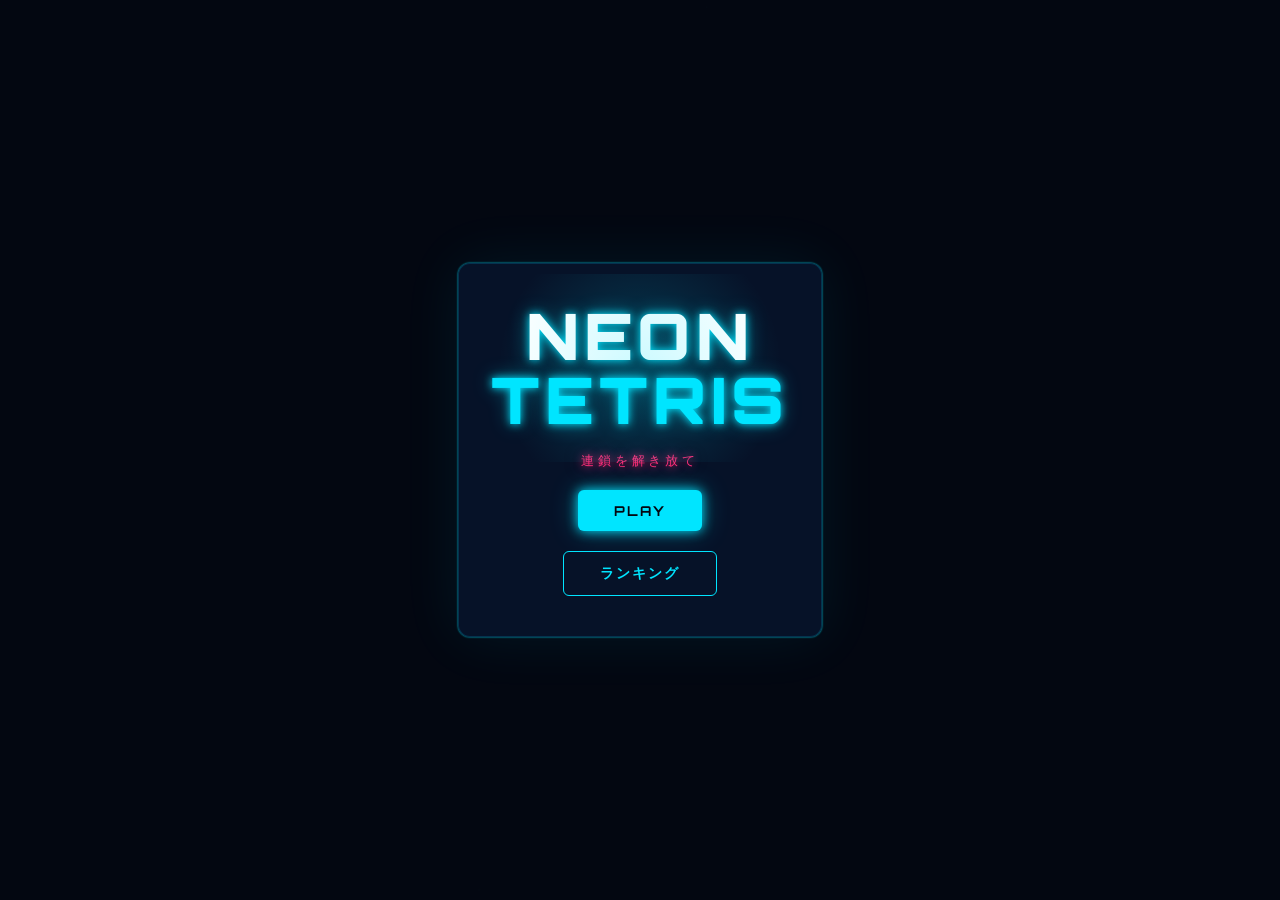
<file: index.html>
<!DOCTYPE html>
<html lang="ja">
<head>
  <meta charset="UTF-8" />
  <meta name="viewport" content="width=device-width, initial-scale=1.0, user-scalable=no" />
  <title>NEON TETRIS</title>
  <link rel="stylesheet" href="style.css" />

  <!-- Favicon -->
  <link rel="icon" type="image/svg+xml" href="favicon.svg" />
  <link rel="apple-touch-icon" href="apple-touch-icon.png" />

  <!-- OGP -->
  <meta property="og:title" content="NEON TETRIS" />
  <meta property="og:description" content="連鎖を解き放て。爽快連鎖型ネオンテトリス。" />
  <meta property="og:image" content="ogp.png" />
  <meta property="og:type" content="website" />
  <meta name="twitter:card" content="summary_large_image" />
  <meta name="twitter:title" content="NEON TETRIS" />
  <meta name="twitter:description" content="連鎖を解き放て。爽快連鎖型ネオンテトリス。" />
  <meta name="twitter:image" content="ogp.png" />
  <link rel="preconnect" href="https://fonts.googleapis.com" />
  <link rel="preconnect" href="https://fonts.gstatic.com" crossorigin />
  <link href="https://fonts.googleapis.com/css2?family=Orbitron:wght@400;700;900&family=Rajdhani:wght@300;400;600&display=swap" rel="stylesheet" />
</head>
<body>

  <!-- Particle canvas -->
  <canvas id="bgCanvas"></canvas>

  <!-- Screens -->
  <div id="startScreen" class="screen active">
    <div class="screen-inner">
      <div class="logo-wrap">
        <div class="logo-glow"></div>
        <h1 class="logo">NEON<br><span>TETRIS</span></h1>
      </div>
      <p class="tagline">連鎖を解き放て</p>
      <button class="btn-neon" id="startBtn">PLAY</button>
      <button class="btn-neon btn-ghost" id="rankingBtnStart">ランキング</button>
    </div>
  </div>

  <div id="gameScreen" class="screen">
    <div class="game-layout">

      <!-- Left panel -->
      <div class="side-panel left-panel">
        <div class="panel-card">
          <div class="label">SCORE</div>
          <div class="value" id="score">0</div>
        </div>
        <div class="panel-card">
          <div class="label">LEVEL</div>
          <div class="value" id="level">1</div>
        </div>
        <div class="panel-card">
          <div class="label">LINES</div>
          <div class="value" id="lines">0</div>
        </div>
        <div class="panel-card">
          <div class="label">COMBO</div>
          <div class="value combo-val" id="combo">0</div>
        </div>
        <button class="btn-neon btn-sm" id="pauseBtn">PAUSE</button>
      </div>

      <!-- Game board -->
      <div class="board-wrap">
        <canvas id="gameCanvas"></canvas>
        <div id="overlay" class="board-overlay hidden">
          <div class="overlay-text" id="overlayText"></div>
        </div>
        <!-- flash effect -->
        <div id="flashEl" class="board-flash"></div>
      </div>

      <!-- Right panel -->
      <div class="side-panel right-panel">
        <div class="panel-card">
          <div class="label">NEXT</div>
          <canvas id="nextCanvas" width="100" height="100"></canvas>
        </div>
        <div class="panel-card">
          <div class="label">HOLD</div>
          <canvas id="holdCanvas" width="100" height="100"></canvas>
        </div>
        <div class="panel-card speed-card">
          <div class="label">SPEED</div>
          <div class="speed-bar-wrap">
            <div class="speed-bar" id="speedBar"></div>
          </div>
        </div>
      </div>
    </div>

    <!-- Mobile controls -->
    <div class="mobile-controls">
      <div class="mobile-row top-row">
        <button class="ctrl-btn" id="holdBtn">HOLD</button>
        <button class="ctrl-btn wide-btn" id="rotateBtn">⟳</button>
        <button class="ctrl-btn" id="dropBtn">↓↓</button>
      </div>
      <div class="mobile-row bottom-row">
        <button class="ctrl-btn large-btn" id="leftBtn">◀</button>
        <button class="ctrl-btn large-btn" id="downBtn">▼</button>
        <button class="ctrl-btn large-btn" id="rightBtn">▶</button>
      </div>
    </div>
  </div>

  <!-- Pause screen -->
  <div id="pauseScreen" class="screen">
    <div class="screen-inner">
      <h2 class="pause-title">PAUSED</h2>
      <button class="btn-neon" id="resumeBtn">RESUME</button>
      <button class="btn-neon btn-ghost" id="quitBtn">QUIT</button>
    </div>
  </div>

  <!-- Game over screen -->
  <div id="gameoverScreen" class="screen">
    <div class="screen-inner">
      <h2 class="gameover-title">GAME<br>OVER</h2>
      <div class="final-score-wrap">
        <div class="label">FINAL SCORE</div>
        <div class="final-score" id="finalScore">0</div>
      </div>
      <div id="rankMessage" class="rank-message"></div>
      <div class="name-input-wrap" id="nameWrap">
        <div class="label">NAME</div>
        <input type="text" id="playerName" maxlength="8" placeholder="YOUR NAME" autocomplete="off" />
        <button class="btn-neon" id="saveScoreBtn">SAVE</button>
      </div>
      <button class="btn-neon btn-ghost" id="retryBtn">RETRY</button>
    </div>
  </div>

  <!-- Ranking screen -->
  <div id="rankingScreen" class="screen">
    <div class="screen-inner">
      <h2 class="ranking-title">RANKING</h2>
      <ol class="ranking-list" id="rankingList"></ol>
      <button class="btn-neon" id="backBtn">BACK</button>
    </div>
  </div>

  <!-- Combo / line clear pop text -->
  <div id="popText" class="pop-text"></div>

  <script src="script.js"></script>
</body>
</html>
</file>
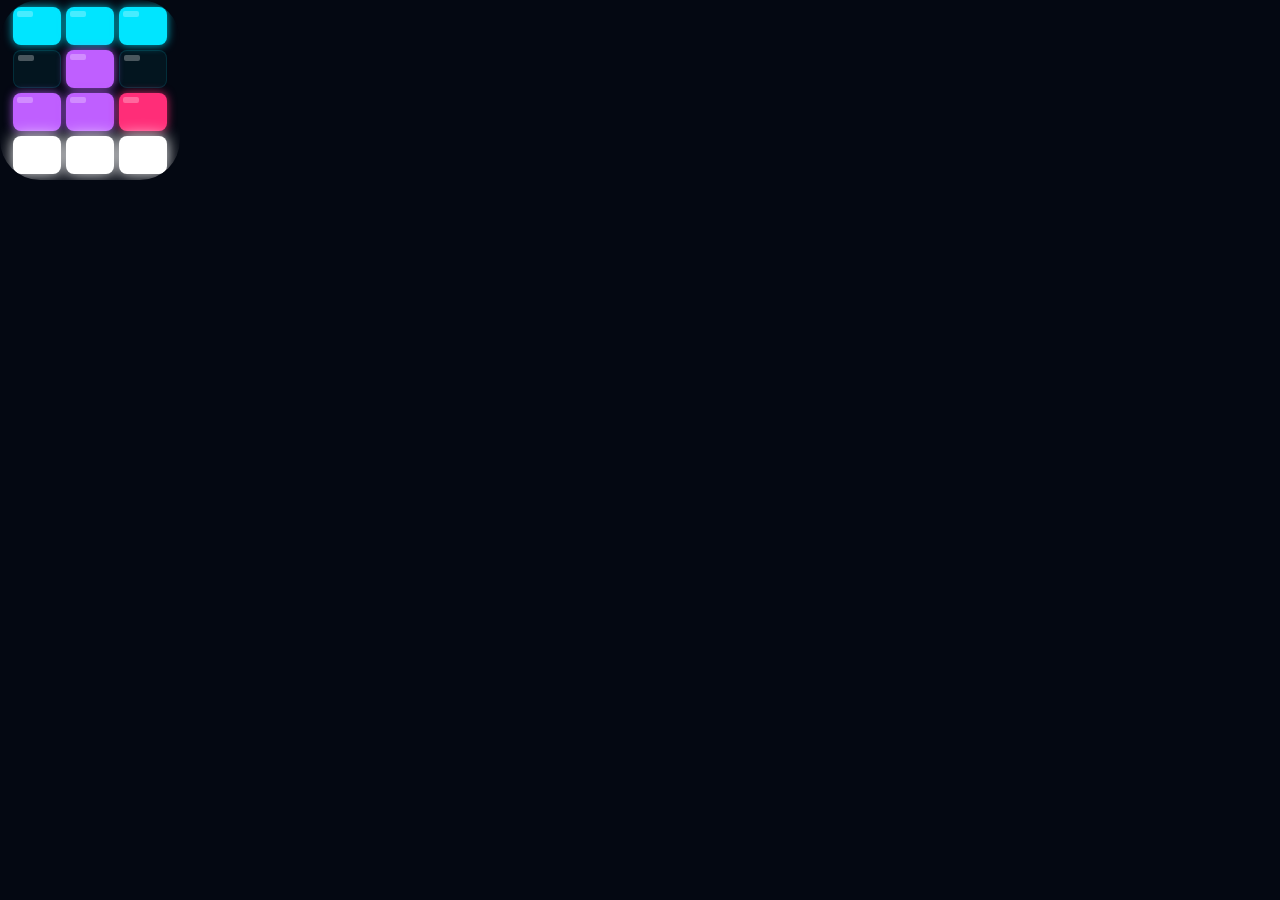
<file: apple-touch-icon.html>
<!DOCTYPE html>
<html>
<head>
<meta charset="UTF-8"/>
<style>
  * { margin:0; padding:0; box-sizing:border-box; }
  html, body { width:180px; height:180px; overflow:hidden; background:#040812; }

  @keyframes blink { 0%,100%{opacity:1} 50%{opacity:0.1} }
  .fl { animation: blink 0.6s ease-in-out infinite; }

  body {
    display: flex;
    align-items: center;
    justify-content: center;
    border-radius: 40px;
    overflow: hidden;
  }

  .board {
    display: grid;
    grid-template-columns: repeat(3, 48px);
    grid-template-rows: repeat(4, 38px);
    gap: 5px;
    padding: 10px;
  }

  .cell {
    border-radius: 8px;
    position: relative;
    overflow: hidden;
  }
  .cell::after {
    content: '';
    position: absolute;
    top: 4px; left: 4px;
    width: 16px; height: 6px;
    background: rgba(255,255,255,0.28);
    border-radius: 2px;
  }

  .cyan   { background:#00e5ff; box-shadow:0 0 10px rgba(0,229,255,0.8); }
  .purple { background:#bf5fff; box-shadow:0 0 10px rgba(191,95,255,0.8); }
  .pink   { background:#ff2d78; box-shadow:0 0 10px rgba(255,45,120,0.8); }
  .white  { background:#ffffff; box-shadow:0 0 16px rgba(255,255,255,1); }
  .empty  { background:rgba(0,229,255,0.06); border:1px solid rgba(0,229,255,0.12); }
</style>
</head>
<body>
<div class="board">
  <!-- Row1: cyan -->
  <div class="cell cyan"></div>
  <div class="cell cyan"></div>
  <div class="cell cyan"></div>
  <!-- Row2: purple T -->
  <div class="cell empty"></div>
  <div class="cell purple"></div>
  <div class="cell empty"></div>
  <!-- Row3: purple -->
  <div class="cell purple"></div>
  <div class="cell purple"></div>
  <div class="cell pink"></div>
  <!-- Row4: white flash (full line) -->
  <div class="cell white fl"></div>
  <div class="cell white fl"></div>
  <div class="cell white fl"></div>
</div>
</body>
</html>
</file>
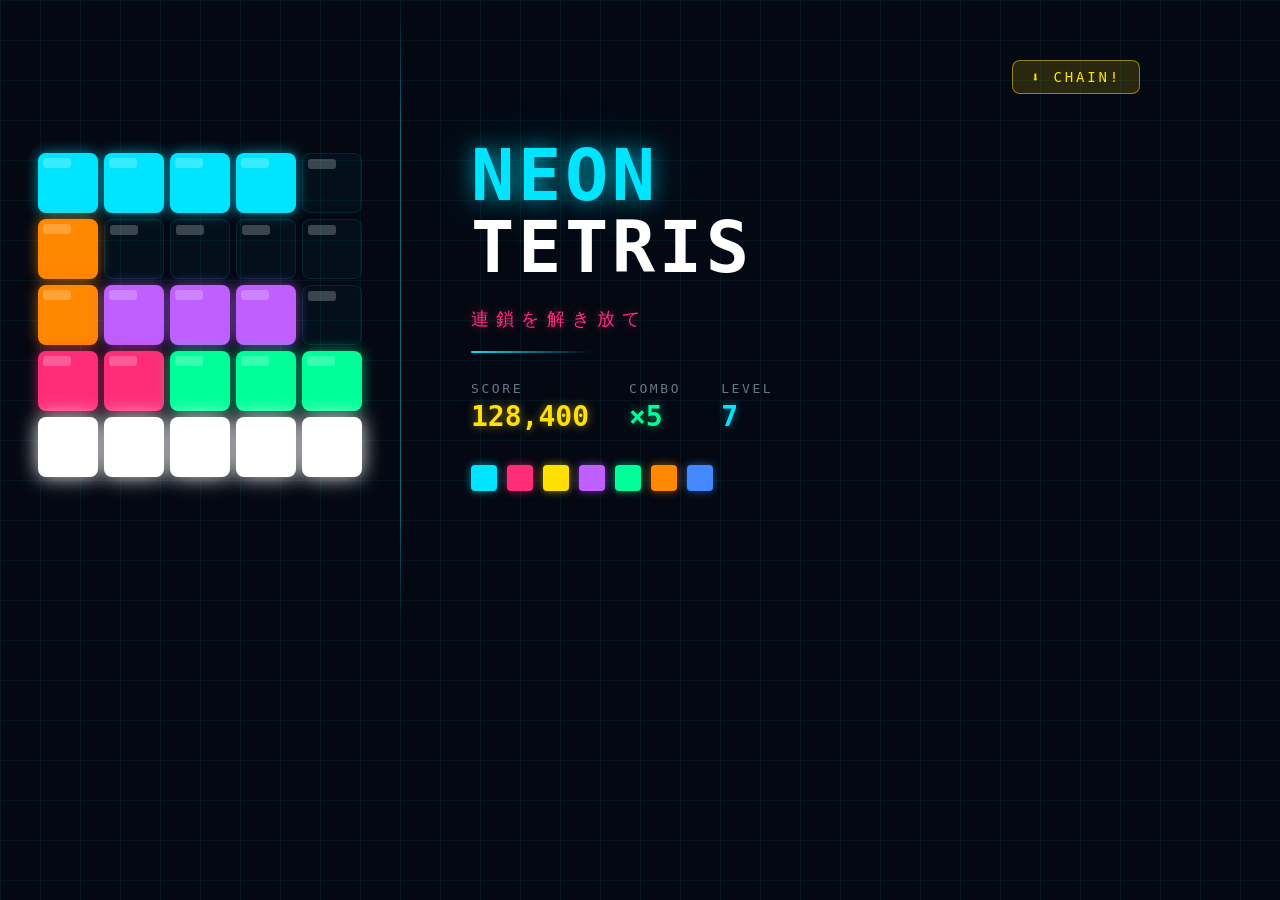
<file: ogp.html>
<!DOCTYPE html>
<html>
<head>
<meta charset="UTF-8"/>
<style>
  * { margin:0; padding:0; box-sizing:border-box; }
  html, body { width:1200px; height:630px; overflow:hidden; background:#040812; }

  @import url('https://fonts.googleapis.com/css2?family=Orbitron:wght@700;900&family=Rajdhani:wght@400;600&display=swap');

  @keyframes blink { 0%,100%{opacity:1} 50%{opacity:0.15} }
  @keyframes blink2 { 0%,100%{opacity:0.15} 50%{opacity:1} }

  .flash { animation: blink 0.55s ease-in-out infinite; }
  .flash2 { animation: blink2 0.55s ease-in-out infinite; }

  body {
    font-family: 'Orbitron', monospace;
    display: flex;
    align-items: stretch;
  }

  /* grid bg */
  .grid-bg {
    position: absolute;
    inset: 0;
    background-image:
      linear-gradient(rgba(0,229,255,0.06) 1px, transparent 1px),
      linear-gradient(90deg, rgba(0,229,255,0.06) 1px, transparent 1px);
    background-size: 40px 40px;
  }

  /* Left: board */
  .board-side {
    position: relative;
    width: 400px;
    flex-shrink: 0;
    display: flex;
    align-items: center;
    justify-content: center;
    padding: 40px;
  }

  .board {
    display: grid;
    grid-template-columns: repeat(5, 60px);
    grid-template-rows: repeat(5, 60px);
    gap: 6px;
  }

  .cell {
    width: 60px;
    height: 60px;
    border-radius: 8px;
    position: relative;
    overflow: hidden;
  }
  .cell::after {
    content: '';
    position: absolute;
    top: 5px; left: 5px;
    width: 28px; height: 10px;
    background: rgba(255,255,255,0.22);
    border-radius: 3px;
  }
  .cell.empty { background: rgba(0,229,255,0.04); border: 1px solid rgba(0,229,255,0.1); }
  .cell.cyan  { background: #00e5ff; box-shadow: 0 0 14px rgba(0,229,255,0.6); }
  .cell.pink  { background: #ff2d78; box-shadow: 0 0 14px rgba(255,45,120,0.6); }
  .cell.purple{ background: #bf5fff; box-shadow: 0 0 14px rgba(191,95,255,0.6); }
  .cell.green { background: #00ff99; box-shadow: 0 0 14px rgba(0,255,153,0.6); }
  .cell.orange{ background: #ff8800; box-shadow: 0 0 14px rgba(255,136,0,0.6); }
  .cell.white { background: #ffffff; box-shadow: 0 0 20px rgba(255,255,255,0.9); }

  /* Divider */
  .divider {
    width: 1px;
    background: linear-gradient(to bottom, transparent, rgba(0,229,255,0.4) 20%, rgba(0,229,255,0.4) 80%, transparent);
    flex-shrink: 0;
  }

  /* Right: info */
  .info-side {
    flex: 1;
    display: flex;
    flex-direction: column;
    justify-content: center;
    padding: 60px 70px;
    position: relative;
    gap: 20px;
  }

  .logo-title {
    font-size: 72px;
    font-weight: 900;
    line-height: 1;
    color: #00e5ff;
    text-shadow: 0 0 20px rgba(0,229,255,0.6), 0 0 60px rgba(0,229,255,0.3);
    letter-spacing: 0.05em;
  }
  .logo-sub {
    font-size: 72px;
    font-weight: 900;
    line-height: 1;
    color: #ffffff;
    letter-spacing: 0.05em;
  }

  .tagline {
    font-family: 'Orbitron', monospace;
    font-size: 18px;
    letter-spacing: 0.4em;
    color: #ff2d78;
    text-shadow: 0 0 8px rgba(255,45,120,0.5);
    margin-top: 4px;
  }

  .sep {
    width: 120px;
    height: 2px;
    background: linear-gradient(90deg, #00e5ff, transparent);
    border-radius: 99px;
  }

  .stats {
    display: flex;
    gap: 40px;
    margin-top: 8px;
  }
  .stat-label {
    font-size: 13px;
    letter-spacing: 0.2em;
    color: rgba(200,232,248,0.5);
    margin-bottom: 4px;
  }
  .stat-val {
    font-size: 28px;
    font-weight: 700;
  }
  .stat-val.gold  { color: #ffe000; text-shadow: 0 0 10px rgba(255,224,0,0.5); }
  .stat-val.green { color: #00ff99; text-shadow: 0 0 10px rgba(0,255,153,0.5); }

  .block-row {
    display: flex;
    gap: 10px;
    margin-top: 12px;
  }
  .mini-block {
    width: 26px;
    height: 26px;
    border-radius: 4px;
  }

  /* Chain badge */
  .chain-badge {
    position: absolute;
    top: 60px; right: 60px;
    background: rgba(255,224,0,0.15);
    border: 1px solid rgba(255,224,0,0.5);
    border-radius: 8px;
    padding: 8px 18px;
    font-size: 14px;
    letter-spacing: 0.2em;
    color: #ffe000;
  }
</style>
</head>
<body>
<div class="grid-bg"></div>

<!-- Board side -->
<div class="board-side">
  <div class="board">
    <!-- Row 1: cyan I-piece -->
    <div class="cell cyan"></div>
    <div class="cell cyan"></div>
    <div class="cell cyan"></div>
    <div class="cell cyan"></div>
    <div class="cell empty"></div>

    <!-- Row 2: orange L -->
    <div class="cell orange"></div>
    <div class="cell empty"></div>
    <div class="cell empty"></div>
    <div class="cell empty"></div>
    <div class="cell empty"></div>

    <!-- Row 3: purple T -->
    <div class="cell orange"></div>
    <div class="cell purple"></div>
    <div class="cell purple"></div>
    <div class="cell purple"></div>
    <div class="cell empty"></div>

    <!-- Row 4: pink + green -->
    <div class="cell pink"></div>
    <div class="cell pink"></div>
    <div class="cell green"></div>
    <div class="cell green"></div>
    <div class="cell green"></div>

    <!-- Row 5: FULL LINE (white flash) -->
    <div class="cell white flash"></div>
    <div class="cell white flash"></div>
    <div class="cell white flash"></div>
    <div class="cell white flash"></div>
    <div class="cell white flash"></div>
  </div>
</div>

<div class="divider"></div>

<!-- Info side -->
<div class="info-side">
  <div class="chain-badge flash2">⬇ CHAIN!</div>

  <div>
    <div class="logo-title">NEON</div>
    <div class="logo-sub">TETRIS</div>
  </div>

  <div class="tagline">連鎖を解き放て</div>

  <div class="sep"></div>

  <div class="stats">
    <div>
      <div class="stat-label">SCORE</div>
      <div class="stat-val gold">128,400</div>
    </div>
    <div>
      <div class="stat-label">COMBO</div>
      <div class="stat-val green">×5</div>
    </div>
    <div>
      <div class="stat-label">LEVEL</div>
      <div class="stat-val" style="color:#00e5ff;text-shadow:0 0 10px rgba(0,229,255,0.5)">7</div>
    </div>
  </div>

  <div class="block-row">
    <div class="mini-block" style="background:#00e5ff;box-shadow:0 0 8px rgba(0,229,255,0.6)"></div>
    <div class="mini-block" style="background:#ff2d78;box-shadow:0 0 8px rgba(255,45,120,0.6)"></div>
    <div class="mini-block" style="background:#ffe000;box-shadow:0 0 8px rgba(255,224,0,0.6)"></div>
    <div class="mini-block" style="background:#bf5fff;box-shadow:0 0 8px rgba(191,95,255,0.6)"></div>
    <div class="mini-block" style="background:#00ff99;box-shadow:0 0 8px rgba(0,255,153,0.6)"></div>
    <div class="mini-block" style="background:#ff8800;box-shadow:0 0 8px rgba(255,136,0,0.6)"></div>
    <div class="mini-block" style="background:#4488ff;box-shadow:0 0 8px rgba(68,136,255,0.6)"></div>
  </div>
</div>

</body>
</html>
</file>
<file: style.css>
/* ===== CSS VARIABLES ===== */
:root {
  --bg: #040812;
  --bg2: #07101f;
  --panel: rgba(8, 20, 45, 0.85);
  --border: rgba(0, 200, 255, 0.18);
  --neon-cyan: #00e5ff;
  --neon-pink: #ff2d78;
  --neon-yellow: #ffe000;
  --neon-green: #00ff99;
  --neon-purple: #bf5fff;
  --text: #c8e8f8;
  --text-dim: rgba(200, 232, 248, 0.45);
  --glow-cyan: 0 0 8px #00e5ff, 0 0 20px rgba(0,229,255,.4);
  --glow-pink: 0 0 8px #ff2d78, 0 0 22px rgba(255,45,120,.4);
  --radius: 12px;
  --font-head: 'Orbitron', monospace;
  --font-body: 'Rajdhani', sans-serif;
}

/* ===== RESET ===== */
*, *::before, *::after { box-sizing: border-box; margin: 0; padding: 0; }
html, body { width: 100%; height: 100%; overflow: hidden; }

body {
  background: var(--bg);
  color: var(--text);
  font-family: var(--font-body);
  display: flex;
  align-items: center;
  justify-content: center;
  position: relative;
}

/* ===== BACKGROUND CANVAS ===== */
#bgCanvas {
  position: fixed;
  inset: 0;
  width: 100%;
  height: 100%;
  pointer-events: none;
  z-index: 0;
  opacity: 0.4;
}

/* ===== SCREENS ===== */
.screen {
  position: fixed;
  inset: 0;
  display: flex;
  align-items: center;
  justify-content: center;
  z-index: 10;
  opacity: 0;
  pointer-events: none;
  transition: opacity 0.35s ease;
  background: rgba(4, 8, 18, 0.92);
  backdrop-filter: blur(12px);
}
.screen.active {
  opacity: 1;
  pointer-events: all;
}

.screen-inner {
  display: flex;
  flex-direction: column;
  align-items: center;
  gap: 20px;
  padding: 40px 32px;
  background: var(--panel);
  border: 1px solid var(--border);
  border-radius: var(--radius);
  box-shadow: 0 0 60px rgba(0,229,255,0.08), 0 0 2px var(--neon-cyan);
  min-width: 280px;
}

/* ===== LOGO ===== */
.logo-wrap { position: relative; text-align: center; }
.logo-glow {
  position: absolute;
  inset: -30px;
  background: radial-gradient(circle, rgba(0,229,255,0.2) 0%, transparent 70%);
  pointer-events: none;
  animation: pulse-glow 2.5s ease-in-out infinite;
}
@keyframes pulse-glow {
  0%,100% { opacity: 0.6; transform: scale(1); }
  50% { opacity: 1; transform: scale(1.1); }
}
.logo {
  font-family: var(--font-head);
  font-weight: 900;
  font-size: clamp(2.4rem, 8vw, 4rem);
  line-height: 1;
  color: #fff;
  text-shadow: var(--glow-cyan);
  letter-spacing: 0.08em;
}
.logo span {
  color: var(--neon-cyan);
  text-shadow: var(--glow-cyan);
}
.tagline {
  font-family: var(--font-head);
  font-size: 0.8rem;
  letter-spacing: 0.3em;
  color: var(--neon-pink);
  text-shadow: var(--glow-pink);
  text-transform: uppercase;
}

/* ===== BUTTONS ===== */
.btn-neon {
  font-family: var(--font-head);
  font-size: 0.85rem;
  font-weight: 700;
  letter-spacing: 0.15em;
  color: var(--bg);
  background: var(--neon-cyan);
  border: none;
  border-radius: 6px;
  padding: 12px 36px;
  cursor: pointer;
  box-shadow: 0 0 12px var(--neon-cyan), 0 0 28px rgba(0,229,255,.3);
  transition: transform 0.12s, box-shadow 0.15s;
  user-select: none;
  -webkit-tap-highlight-color: transparent;
}
.btn-neon:active { transform: scale(0.95); }
.btn-neon:hover { box-shadow: 0 0 18px var(--neon-cyan), 0 0 40px rgba(0,229,255,.5); }

.btn-ghost {
  background: transparent;
  color: var(--neon-cyan);
  border: 1px solid var(--neon-cyan);
  box-shadow: none;
}
.btn-ghost:hover { background: rgba(0,229,255,0.08); box-shadow: 0 0 14px rgba(0,229,255,0.2); }

.btn-sm { padding: 8px 20px; font-size: 0.75rem; width: 100%; }

/* ===== GAME LAYOUT ===== */
#gameScreen {
  background: transparent;
  flex-direction: column;
}
.game-layout {
  display: flex;
  align-items: flex-start;
  justify-content: center;
  gap: 12px;
  padding: 12px;
}

/* ===== SIDE PANELS ===== */
.side-panel {
  display: flex;
  flex-direction: column;
  gap: 10px;
  width: 110px;
  flex-shrink: 0;
}

.panel-card {
  background: var(--panel);
  border: 1px solid var(--border);
  border-radius: var(--radius);
  padding: 10px;
  display: flex;
  flex-direction: column;
  align-items: center;
  gap: 4px;
}

.label {
  font-family: var(--font-head);
  font-size: 0.55rem;
  letter-spacing: 0.2em;
  color: var(--text-dim);
  text-transform: uppercase;
}

.value {
  font-family: var(--font-head);
  font-size: 1.35rem;
  font-weight: 700;
  color: var(--neon-cyan);
  text-shadow: var(--glow-cyan);
}
.combo-val {
  color: var(--neon-yellow);
  text-shadow: 0 0 8px var(--neon-yellow), 0 0 20px rgba(255,224,0,.4);
}

#nextCanvas, #holdCanvas {
  display: block;
  width: 90px;
  height: 90px;
  image-rendering: pixelated;
}

/* Speed bar */
.speed-card { gap: 8px; }
.speed-bar-wrap {
  width: 100%;
  height: 8px;
  background: rgba(0,229,255,0.1);
  border-radius: 99px;
  overflow: hidden;
}
.speed-bar {
  height: 100%;
  width: 10%;
  background: linear-gradient(90deg, var(--neon-cyan), var(--neon-pink));
  border-radius: 99px;
  transition: width 0.4s ease;
  box-shadow: 0 0 6px var(--neon-cyan);
}

/* ===== BOARD ===== */
.board-wrap {
  position: relative;
  flex-shrink: 0;
}

#gameCanvas {
  display: block;
  border: 1px solid var(--border);
  border-radius: var(--radius);
  box-shadow: 0 0 24px rgba(0,229,255,0.15), inset 0 0 40px rgba(0,0,0,0.6);
  image-rendering: pixelated;
}

.board-overlay {
  position: absolute;
  inset: 0;
  display: flex;
  align-items: center;
  justify-content: center;
  background: rgba(4, 8, 18, 0.7);
  border-radius: var(--radius);
  backdrop-filter: blur(4px);
  z-index: 5;
}
.board-overlay.hidden { display: none; }
.overlay-text {
  font-family: var(--font-head);
  font-size: 1.5rem;
  font-weight: 900;
  color: var(--neon-cyan);
  text-shadow: var(--glow-cyan);
  letter-spacing: 0.1em;
  animation: blink 0.9s step-end infinite;
}
@keyframes blink { 0%,100% { opacity: 1; } 50% { opacity: 0.3; } }

.board-flash {
  position: absolute;
  inset: 0;
  border-radius: var(--radius);
  pointer-events: none;
  z-index: 6;
  opacity: 0;
}

/* ===== MOBILE CONTROLS ===== */
.mobile-controls {
  display: none;
  flex-direction: column;
  gap: 8px;
  padding: 0 12px 12px;
  width: 100%;
  max-width: 420px;
}
.mobile-row {
  display: flex;
  gap: 8px;
  justify-content: center;
}
.ctrl-btn {
  flex: 1;
  padding: 14px 0;
  font-family: var(--font-head);
  font-size: 1rem;
  font-weight: 700;
  color: var(--neon-cyan);
  background: var(--panel);
  border: 1px solid var(--border);
  border-radius: 8px;
  cursor: pointer;
  user-select: none;
  -webkit-tap-highlight-color: transparent;
  transition: background 0.1s, box-shadow 0.1s;
  touch-action: manipulation;
}
.ctrl-btn:active {
  background: rgba(0,229,255,0.15);
  box-shadow: 0 0 10px rgba(0,229,255,0.3);
}
.large-btn { padding: 18px 0; font-size: 1.3rem; }
.wide-btn { flex: 2; }

/* ===== PAUSE / GAMEOVER / RANKING ===== */
.pause-title, .gameover-title, .ranking-title {
  font-family: var(--font-head);
  font-weight: 900;
  text-align: center;
  line-height: 1;
  letter-spacing: 0.06em;
}
.pause-title { font-size: 2.5rem; color: var(--neon-cyan); text-shadow: var(--glow-cyan); }
.gameover-title { font-size: 2.8rem; color: var(--neon-pink); text-shadow: var(--glow-pink); }
.ranking-title { font-size: 2rem; color: var(--neon-cyan); text-shadow: var(--glow-cyan); margin-bottom: 8px; }

.final-score-wrap { text-align: center; }
.final-score {
  font-family: var(--font-head);
  font-size: 2.4rem;
  font-weight: 900;
  color: var(--neon-yellow);
  text-shadow: 0 0 10px var(--neon-yellow), 0 0 24px rgba(255,224,0,.5);
}

.rank-message {
  font-family: var(--font-head);
  font-size: 0.9rem;
  letter-spacing: 0.1em;
  color: var(--neon-green);
  text-shadow: 0 0 8px var(--neon-green);
  text-align: center;
  min-height: 24px;
}

.name-input-wrap {
  display: flex;
  flex-direction: column;
  align-items: center;
  gap: 8px;
  width: 100%;
}
#playerName {
  font-family: var(--font-head);
  font-size: 1.1rem;
  letter-spacing: 0.15em;
  text-align: center;
  color: var(--neon-cyan);
  background: rgba(0,229,255,0.06);
  border: 1px solid var(--border);
  border-radius: 6px;
  padding: 10px 16px;
  width: 100%;
  outline: none;
  caret-color: var(--neon-cyan);
}
#playerName:focus { border-color: var(--neon-cyan); box-shadow: 0 0 10px rgba(0,229,255,0.2); }
#playerName::placeholder { color: var(--text-dim); }

/* Ranking list */
.ranking-list {
  list-style: none;
  width: 100%;
  display: flex;
  flex-direction: column;
  gap: 8px;
}
.ranking-list li {
  display: flex;
  align-items: center;
  gap: 12px;
  padding: 10px 14px;
  background: rgba(0,229,255,0.04);
  border: 1px solid var(--border);
  border-radius: 8px;
}
.rank-num {
  font-family: var(--font-head);
  font-size: 0.9rem;
  font-weight: 900;
  width: 24px;
  text-align: center;
  flex-shrink: 0;
}
.rank-1 { color: var(--neon-yellow); text-shadow: 0 0 8px var(--neon-yellow); }
.rank-2 { color: #c0c0e0; }
.rank-3 { color: #e07040; }
.rank-other { color: var(--text-dim); }
.rank-name {
  flex: 1;
  font-family: var(--font-head);
  font-size: 0.85rem;
  letter-spacing: 0.08em;
  color: var(--text);
}
.rank-score {
  font-family: var(--font-head);
  font-size: 0.9rem;
  font-weight: 700;
  color: var(--neon-cyan);
}

/* ===== POP TEXT ===== */
.pop-text {
  position: fixed;
  top: 50%;
  left: 50%;
  transform: translate(-50%, -50%) scale(0);
  font-family: var(--font-head);
  font-size: clamp(1.6rem, 5vw, 2.8rem);
  font-weight: 900;
  color: var(--neon-yellow);
  text-shadow: 0 0 10px var(--neon-yellow), 0 0 30px rgba(255,224,0,.6);
  pointer-events: none;
  z-index: 50;
  white-space: nowrap;
  letter-spacing: 0.08em;
  transition: none;
}
.pop-text.animate {
  animation: popUp 0.9s cubic-bezier(0.22, 1, 0.36, 1) forwards;
}
@keyframes popUp {
  0%   { transform: translate(-50%,-50%) scale(0.3); opacity: 1; }
  20%  { transform: translate(-50%,-60%) scale(1.12); }
  50%  { transform: translate(-50%,-65%) scale(1); opacity: 1; }
  100% { transform: translate(-50%,-90%) scale(0.8); opacity: 0; }
}

/* ===== RESPONSIVE ===== */
@media (max-width: 640px) {
  .game-layout { gap: 6px; padding: 6px; }
  .side-panel { width: 72px; gap: 6px; }
  .panel-card { padding: 6px; }
  .label { font-size: 0.46rem; }
  .value { font-size: 1rem; }
  #nextCanvas, #holdCanvas { width: 62px; height: 62px; }
  .mobile-controls { display: flex; }
  .btn-sm { font-size: 0.65rem; padding: 6px 10px; }
}
@media (max-width: 400px) {
  .side-panel { width: 60px; }
  .value { font-size: 0.85rem; }
}

/* ===== SCROLLBAR ===== */
::-webkit-scrollbar { width: 4px; }
::-webkit-scrollbar-track { background: transparent; }
::-webkit-scrollbar-thumb { background: var(--neon-cyan); border-radius: 99px; }
</file>
